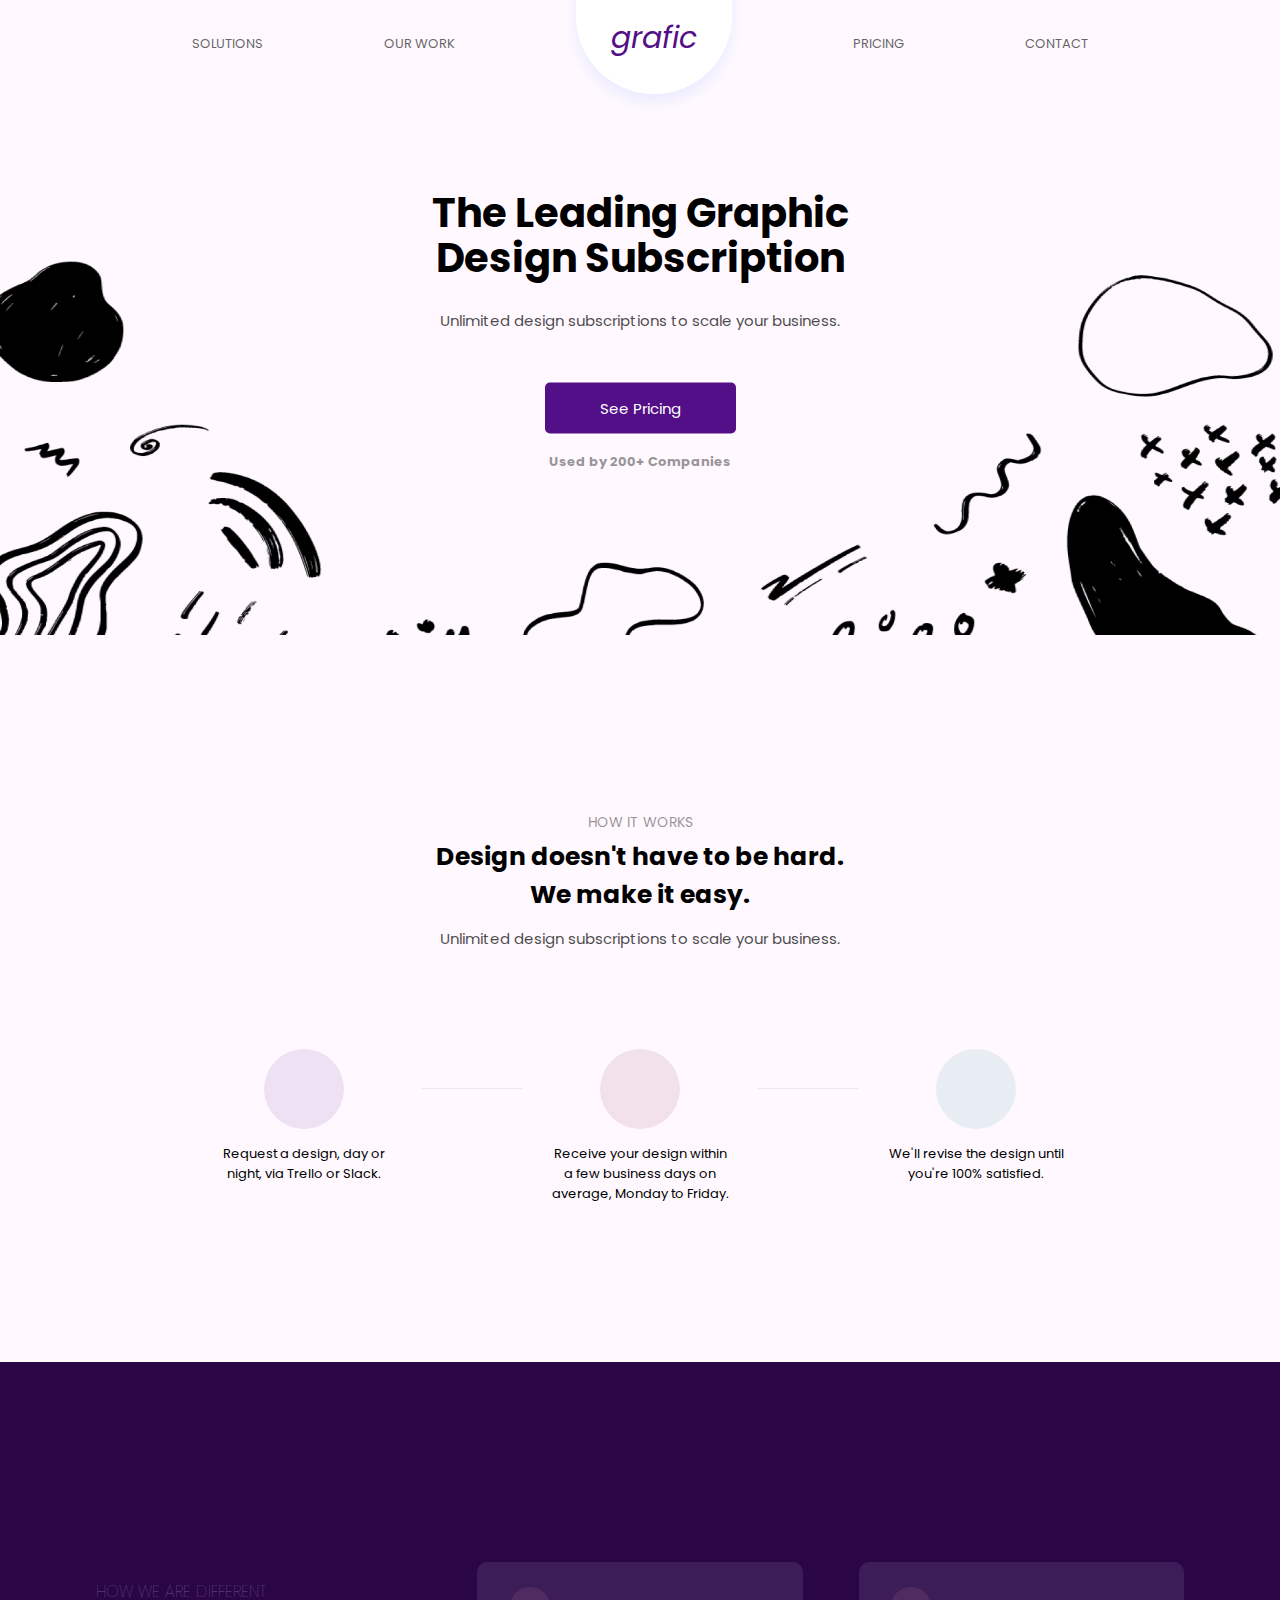
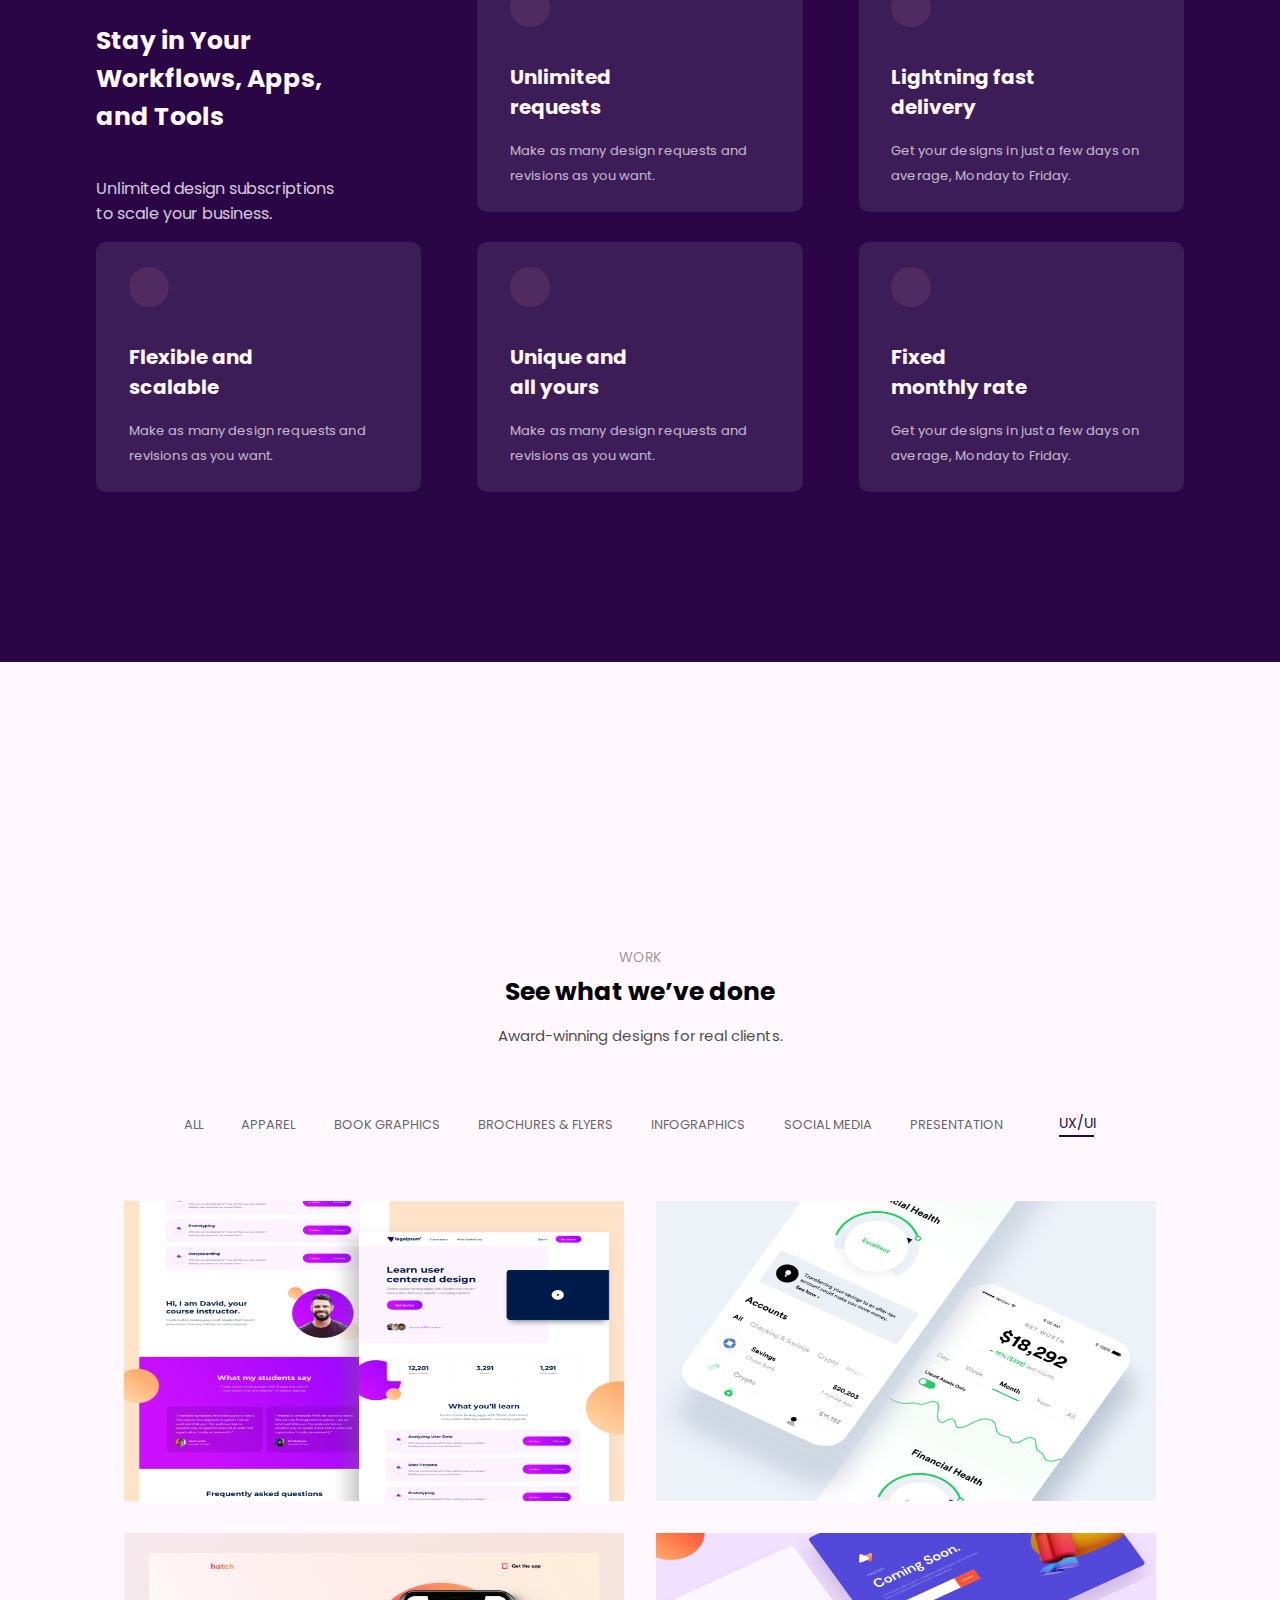
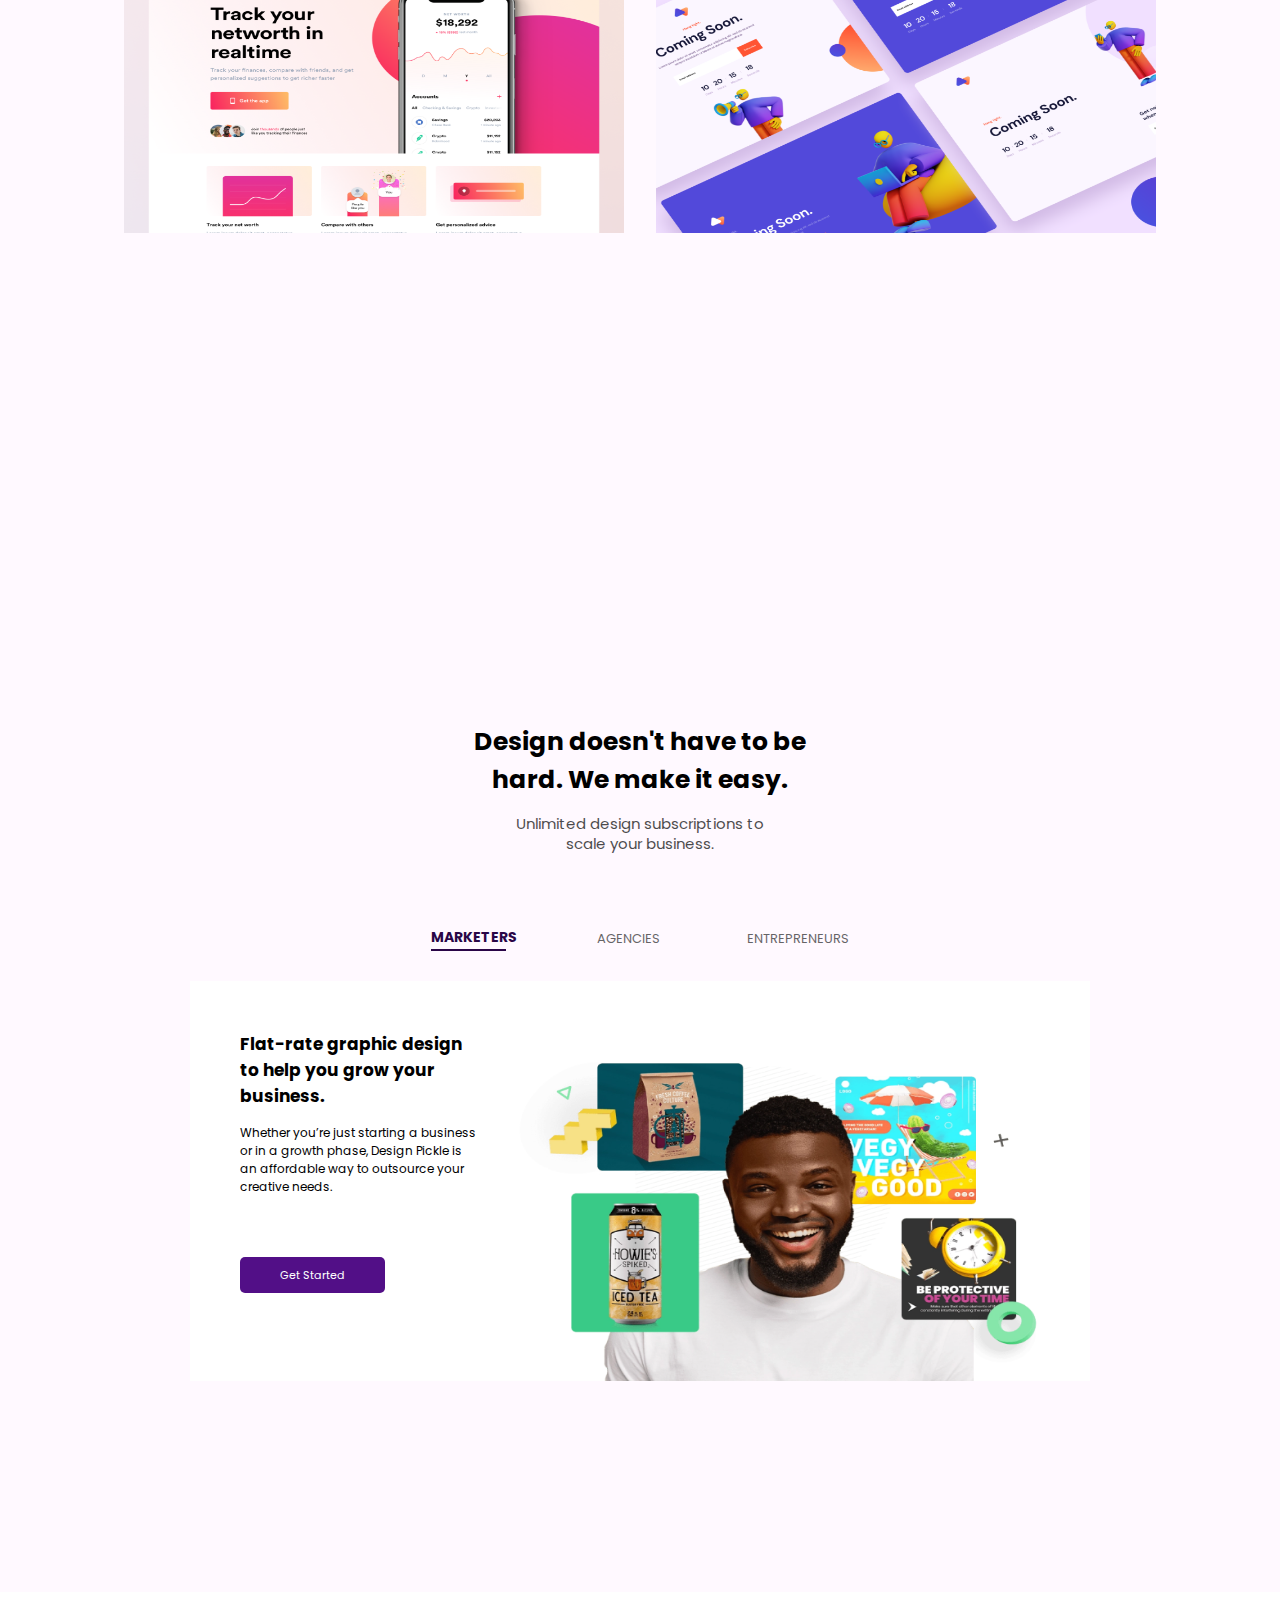
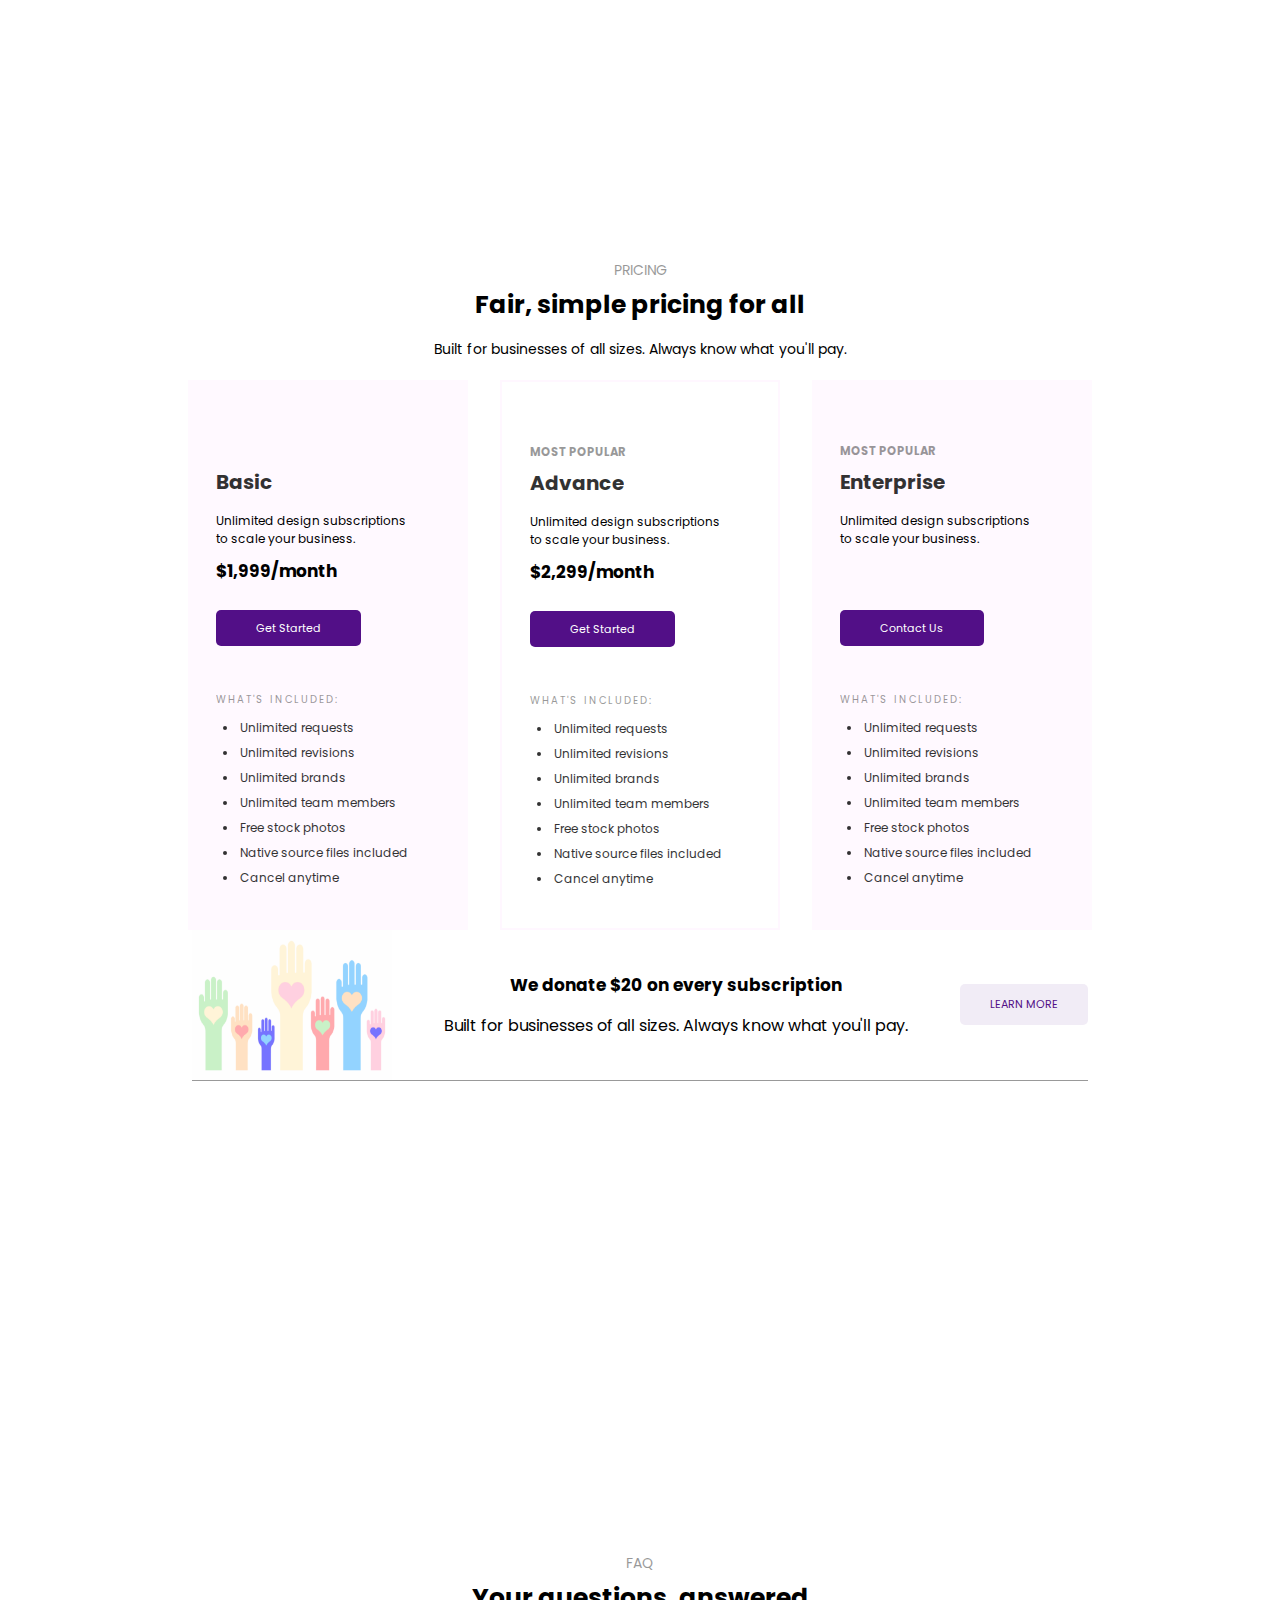
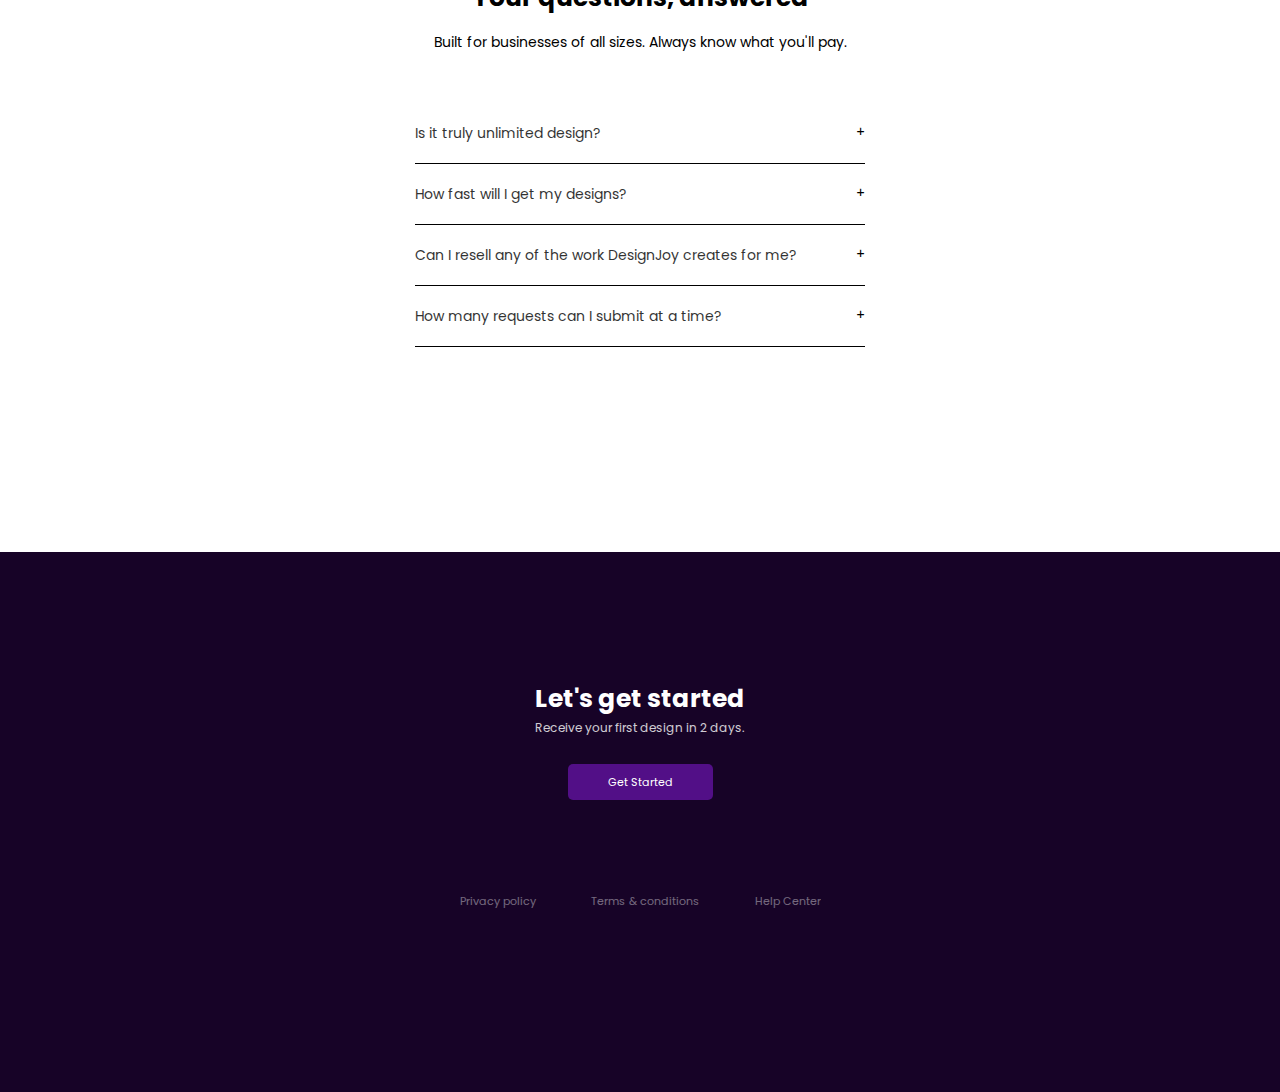
<file: index.html>
<!DOCTYPE html>
<html lang="en">

<head>
    <meta charset="UTF-8">
    <meta http-equiv="X-UA-Compatible" content="IE=edge">
    <meta name="viewport" content="width=device-width, initial-scale=1.0">
    <title>DASS</title>
    <link rel="stylesheet" href="daas.css">

</head>

<body>
    <header>
        <div class="navbar">
            <ul>
                <li><a href="solutions.css">SOLUTIONS</a></li>
                <li><a href="ourwork.css">OUR WORK</a></li>
                <li>
                    <div class="logo">grafic</div>
                </li>
                <li><a href="pricing.css">PRICING</a></li>
                <li><a href="contact.css">CONTACT</a></li>
            </ul>
        </div>
    </header>
    <main>
        <div class="section1">

            <div class="subscribe">
                <p>The Leading Graphic Design Subscription</p>
                <span>Unlimited design subscriptions to scale your business.</span>
                <div class="btn1">
                    <a href="#price"> See Pricing</a>
                    <p>Used by 200+ Companies</p>
                </div>
            </div>
            <img src="grafiti.png" alt="">
        </div>
        <div class="section2">

            <div class="work">
                <span>HOW IT WORKS</span>
                <p class="design">Design doesn't have to be hard. We make it easy.</p>
                <p class="design1">Unlimited design subscriptions to scale your business.</h5>
            </div>
            <div class="circles">
                <div class="circle1">
                    <div class="circle2"></div>
                    <div class="desc">
                        <p>Request a design, day or night, via Trello or Slack.</p>
                    </div>
                </div>
                <div class="divider">

                    <img src="Line 1.png" alt="">
                </div>

                <div class="circle1">
                    <div class="circle2 pink"></div>
                    <div class="desc">
                        <p>Receive your design within a few business days on average, Monday to Friday.</p>
                    </div>
                </div>
                <div class="divider">

                    <img src="Line 1.png" alt="">
                </div>

                <div class="circle1">
                    <div class="circle2 blue"></div>
                    <div class="desc">
                        <p>We'll revise the design until you're 100% satisfied.</p>
                    </div>
                </div>
            </div>
        </div>
        <div class="section3">
            <div class="flows">
                <div class="flow1">

                    <div class="descy1">
                        <div class="descy">
                            <span>HOW WE ARE DIFFERENT</span>
                            <p class="design">Stay in Your Workflows, Apps, and Tools</p>
                            <p class="design1">Unlimited design subscriptions to scale your business.</p>
                        </div>
                    </div>

                    <div class="flowdesc1">
                        <div class="flowdesc2">
                            <div class="descircle"></div>
                            <div>
                                <p>Unlimited requests</p>
                                <span>Make as many design requests and revisions as you want.</span>
                            </div>
                        </div>
                    </div>

                    <div class="flowdesc1">
                        <div class="flowdesc2">
                            <div class="descircle"></div>
                            <div>
                                <p>Lightning fast delivery</p>
                                <span>Get your designs in just a few days on average, Monday to Friday.</span>
                            </div>
                        </div>
                    </div>
                </div>
                <div class="flow1">
                    <div class="flowdesc1">
                        <div class="flowdesc2">
                            <div class="descircle"></div>
                            <div>
                                <p>Flexible and scalable</p>
                                <span>Make as many design requests and revisions as you want.</span>
                            </div>
                        </div>
                    </div>

                    <div class="flowdesc1">
                        <div class="flowdesc2">
                            <div class="descircle"></div>
                            <div>
                                <p>Unique and <br>all yours</p>
                                <span>Make as many design requests and revisions as you want.</span>
                            </div>
                        </div>
                    </div>

                    <div class="flowdesc1">
                        <div class="flowdesc2">
                            <div class="descircle"></div>
                            <div>
                                <p>Fixed <br>monthly rate</p>
                                <span>Get your designs in just a few days on average, Monday to Friday.</span>
                            </div>
                        </div>
                    </div>
                </div>
            </div>

        </div>
        </div>
        <div class="section4">
            <div class="work">
                <span>WORK</span>
                <p class="design">See what we’ve done</p>
                <p class="design2">Award-winning designs for real clients.</h5>
            </div>

            <div class="navs">
                <div class="navsbar">
                    <ul class="navsbarul">
                        <li><a href="all.css">ALL</a></li>
                        <li><a href="apparel.css">APPAREL</a></li>
                        <li><a href="book.css">BOOK GRAPHICS</a></li>
                        <li><a href="brochures.css">BROCHURES & FLYERS</a></li>
                        <li><a href="info.css">INFOGRAPHICS</a></li>
                        <li><a href="social.css">SOCIAL MEDIA</a></li>
                        <li><a href="presentation.css">PRESENTATION</a></li>


                    </ul>
                </div>

                <div class="uixblack">

                    <div class="black"><a href="contact.css">UX/UI</a>
                        <div class="uix"></div>
                    </div>

                </div>

            </div>

            <div class="picsections">
                <div class="picsection">
                    <img src="image 2.png" alt="">
                    <img src="image 3.png" alt="">
                </div>
                <div class="picsection">
                    <img src="image 4.png" alt="">
                    <img src="image 5.png" alt="">
                </div>
            </div>

        </div>

        <div class="section5">
            <div class="subsection5">
                <div class="work">
                    <!-- <span>WORK</span> -->
                    <p class="design">Design doesn't have to be<br> hard. We make it easy.
                    </p>
                    <p class="design2">Unlimited design subscriptions to <br>scale your business.

                </div>

                <div class="navsbar1">
                    <div class="uixblack1">

                        <div class="black"><a href="contact.css">MARKETERS</a>
                            <div class="uix1"></div>
                        </div>

                    </div>
                    <ul class="navsbar1ul">

                        <li><a href="all.css">AGENCIES</a></li>
                        <li><a href="apparel.css">ENTREPRENEURS</a></li>
                    </ul>
                </div>

                <div class="flat">
                    <div class="flat1">
                        <div class="work">
                            <!-- <span>WORK</span> -->
                            <p class="flats">Flat-rate graphic design to help you grow your business.
                            </p>
                            <p class="flats1">Whether you’re just starting a business or in a growth phase, Design
                                Pickle is an affordable way to outsource your creative needs.</p>

                        </div>
                        <div class="btn2">
                            <a href="GetStarted.html"> Get Started</a>
                        </div>
                    </div>
                    <div class="flatpic">
                        <img src="image 6.png" alt="">
                    </div>
                </div>
            </div>
        </div>

        <div class="section6">
            <div class="subsection6">
                <div class="work">
                    <span id="price">PRICING</span>
                    <p class="design">Fair, simple pricing for all
                    </p>
                    <p class="designblack">Built for businesses of all sizes. Always know what you'll pay.</p>

                </div>

                <div class="fair">
                    <div class="basic">
                        <div class="basics">
                            <div class="works">
                                <div><span style="color: #fff9ff;">PRICING</span></div>
                                <p class="basic1">Basic</p>
                                <p class="flats2">Unlimited design subscriptions to scale your business.</p>
                                <p class="flats">$1,999/month</p>
                            </div>

                            <div class="btn2">
                                <a href="GetStarted.html"> Get Started</a>
                            </div>
                            <div class="order">
                                <span>What's included:</span>
                                <ul>
                                    <li>Unlimited requests</li>
                                    <li>Unlimited revisions</li>
                                    <li>Unlimited brands</li>
                                    <li>Unlimited team members</li>
                                    <li>Free stock photos</li>
                                    <li>Native source files included</li>
                                    <li>Cancel anytime</li>
                                </ul>
                            </div>
                        </div>
                    </div>
                    <div class="basics1">
                        <div class="basics">
                            <div class="works">
                                <span>MOST POPULAR</span>
                                <p class="basic1">Advance</p>
                                <p class="flats2">Unlimited design subscriptions to scale your business.</p>
                                <p class="flats">$2,299/month</p>
                            </div>

                            <div class="btn2">
                                <a href="GetStarted.html"> Get Started</a>
                            </div>
                            <div class="order">
                                <span>What's included:</span>
                                <ul>
                                    <li>Unlimited requests</li>
                                    <li>Unlimited revisions</li>
                                    <li>Unlimited brands</li>
                                    <li>Unlimited team members</li>
                                    <li>Free stock photos</li>
                                    <li>Native source files included</li>
                                    <li>Cancel anytime</li>
                                </ul>
                            </div>
                        </div>
                    </div>
                    <div class="basic">
                        <div class="basics">
                            <div class="works">
                                <span>MOST POPULAR</span>
                                <p class="basic1">Enterprise</p>
                                <p class="flats2">Unlimited design subscriptions to scale your business.</p>
                                <p class="flats" style="color: #fff9ff;">$1,999/month</p>
                            </div>

                            <div class="btn2">
                                <a href="GetStarted"> Contact Us</a>
                            </div>
                            <div class="order">
                                <span>What's included:</span>
                                <ul>
                                    <li>Unlimited requests</li>
                                    <li>Unlimited revisions</li>
                                    <li>Unlimited brands</li>
                                    <li>Unlimited team members</li>
                                    <li>Free stock photos</li>
                                    <li>Native source files included</li>
                                    <li>Cancel anytime</li>
                                </ul>
                            </div>
                        </div>
                    </div>
                </div>
            </div>

            <div class="donate">
                <div class="hands"><img src="image 8.png" alt=""></div>
                <div class="don">
                    <p class="flats" style="text-align: left;">We donate $20 on every subscription</p> 
                    <span>Built for businesses of all sizes. Always know what you'll pay.</span>
                </div>

                <div class="btn3">
                    <a href="GetStarted"> LEARN MORE</a>
                </div>
            </div>
        </div> 
        <div class="section7">
            <div class="subsection7">
                <div class="work">
                    <span>FAQ</span>
                    <p class="design">Your questions, answered
                    </p>
                    <p class="designblack">Built for businesses of all sizes. Always know what you'll pay.</p>

                </div>
                <div class="quest">
                    <div class="quest1">
                        <p>Is it truly unlimited design?</p>
                        <button>+</button>
                    </div>
                    <div class="quest1">
                        <p>How fast will I get my designs?</p>
                        <button>+</button>
                    </div>
                    <div class="quest1">
                        <p>Can I resell any of the work DesignJoy creates for me?</p>
                        <button>+</button>
                    </div>
                    <div class="quest1">
                        <p>How many requests can I submit at a time?</p>
                        <button>+</button>
                    </div>
                </div>
            </div>
        </div>   
        <div class="get"  >
           <div class="gets">
            <div class="get1">
                <!-- <span>FAQ</span> -->
                <span>Let's get started</span>
                
                <p>Receive your first design in 2 days.</p>

            </div>
            <div class="btn2">
                <a href="GetStarted.html"> Get Started</a>
            </div>
            <div class="get2">
                <ul>
                    <li><a href="privacypolicy"></a>Privacy policy</li>
                    <li><a href="Terms&conditions"></a>Terms & conditions</li>
                    <li><a href="HelpCenter"></a>Help Center</li>
                </ul>
            </div>
           </div>
        </div>
    </main>
</body>

</html>
</file>
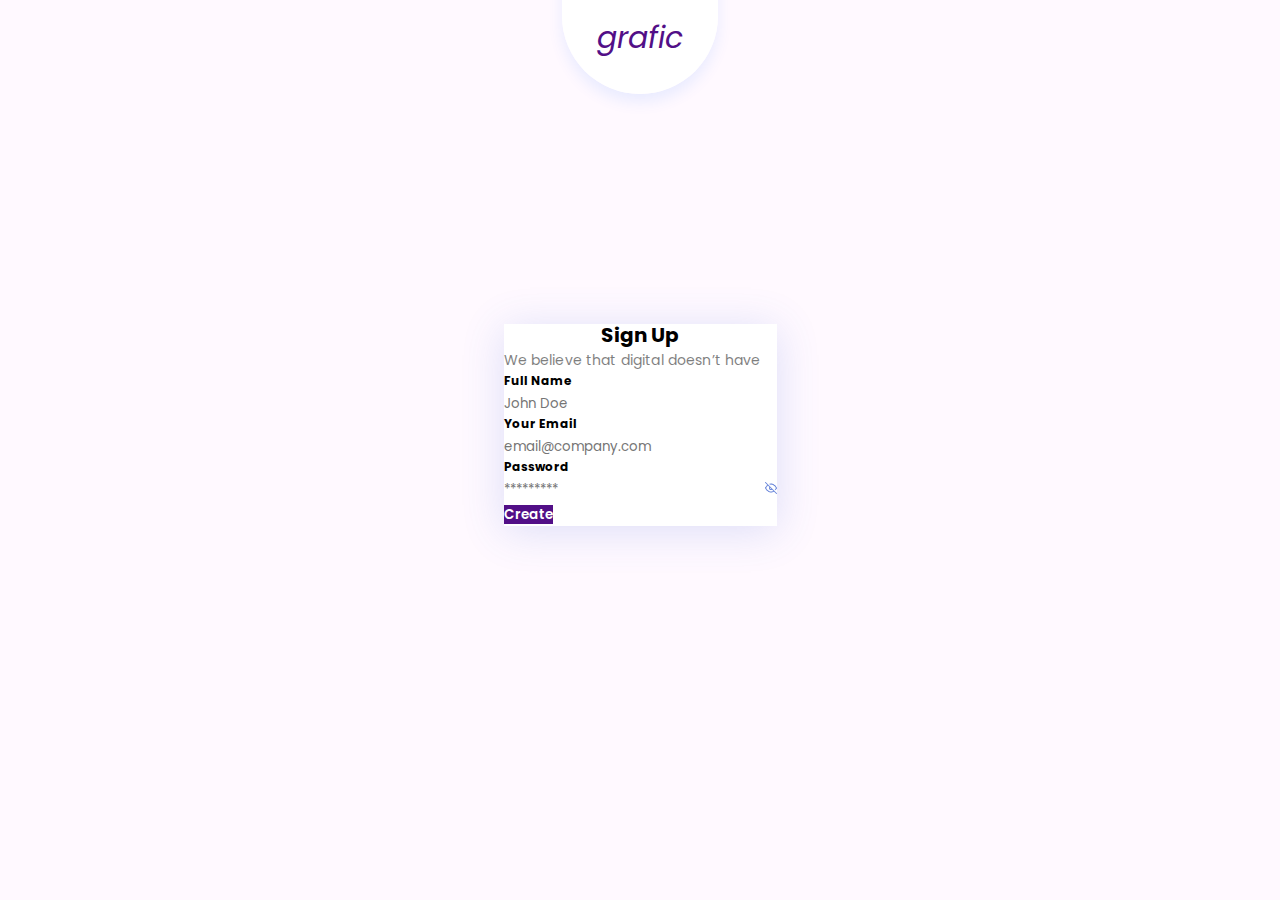
<file: create.html>
<!DOCTYPE html>
<html lang="en">
<head>
    <meta charset="UTF-8">
    <meta http-equiv="X-UA-Compatible" content="IE=edge">
    <meta name="viewport" content="width=device-width, initial-scale=1.0">
    <title>Login</title>
    <link rel="stylesheet" href="getstarted.css">
</head>
<body>
    <header>
        <div class="navbar">
            <ul>
                <li>
                    <div class="logo">grafic</div>
                </li>
            </ul>
        </div>
    </header>
    <main>
        <div class="login">
            <div class="loginbox">
                <div class="invite">
                    <p>Sign Up</p>
                    <span>We believe that digital doesn’t have</span>
                </div>
                <div class="infobox">
                    <form action="name">
                        <label for="">Full Name</label>
                        <div class="input">
                            <input type="text" name="" id="" placeholder="John Doe">
                        </div>
                    </form>
                    <form action="name">
                        <label for="">Your Email</label>
                        <div class="input">
                            <input type="email" name="" id="" placeholder="email@company.com">
                        </div>
                    </form>

                    <form action="name">
                        <label for="">Password</label>
                        <div class="input">
                            <input type="password" name="" id="" placeholder="*********">
                            <button><img src="Mask.png" alt=""></button>
                        </div>
                    </form>
                </div>
                <div class="loginbtn">
                    <a href="login">Create</a>
                </div>
            </div>
        </div>
        
    </main>
</body>
</html>
</file>
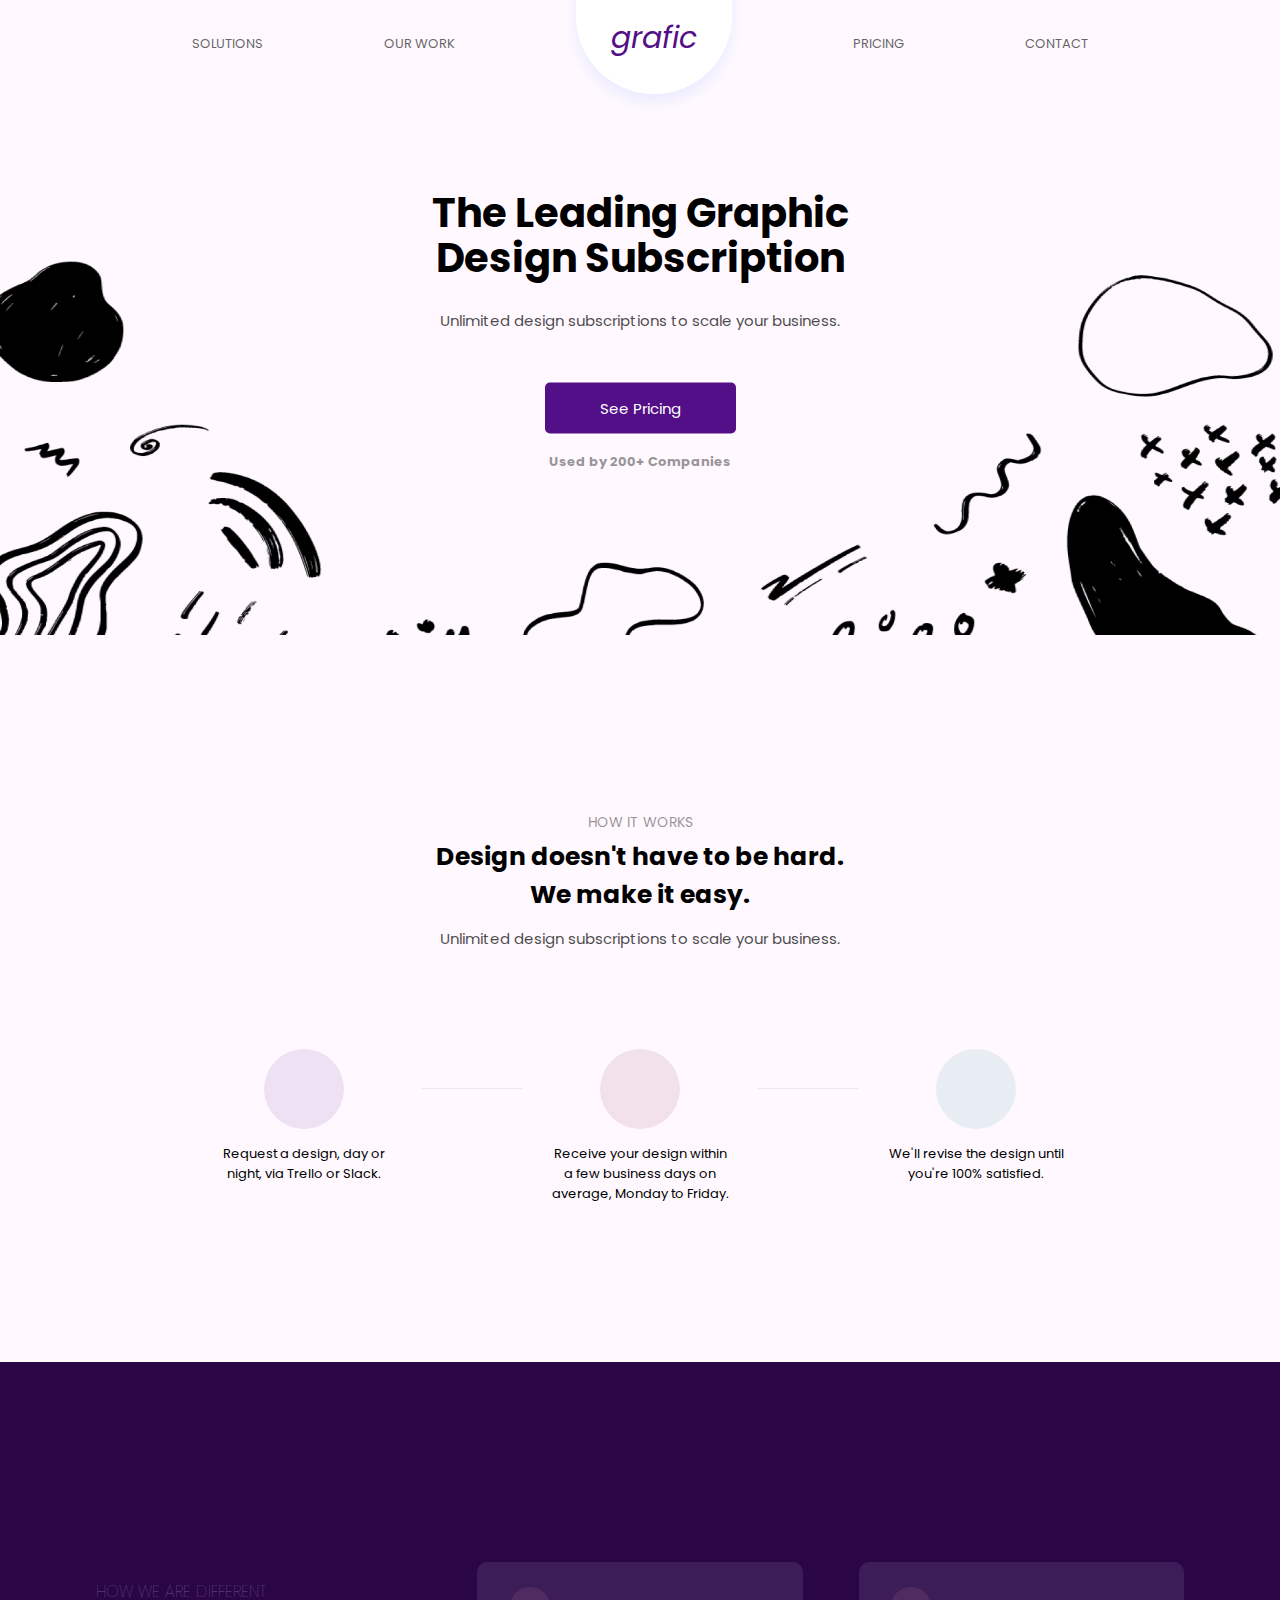
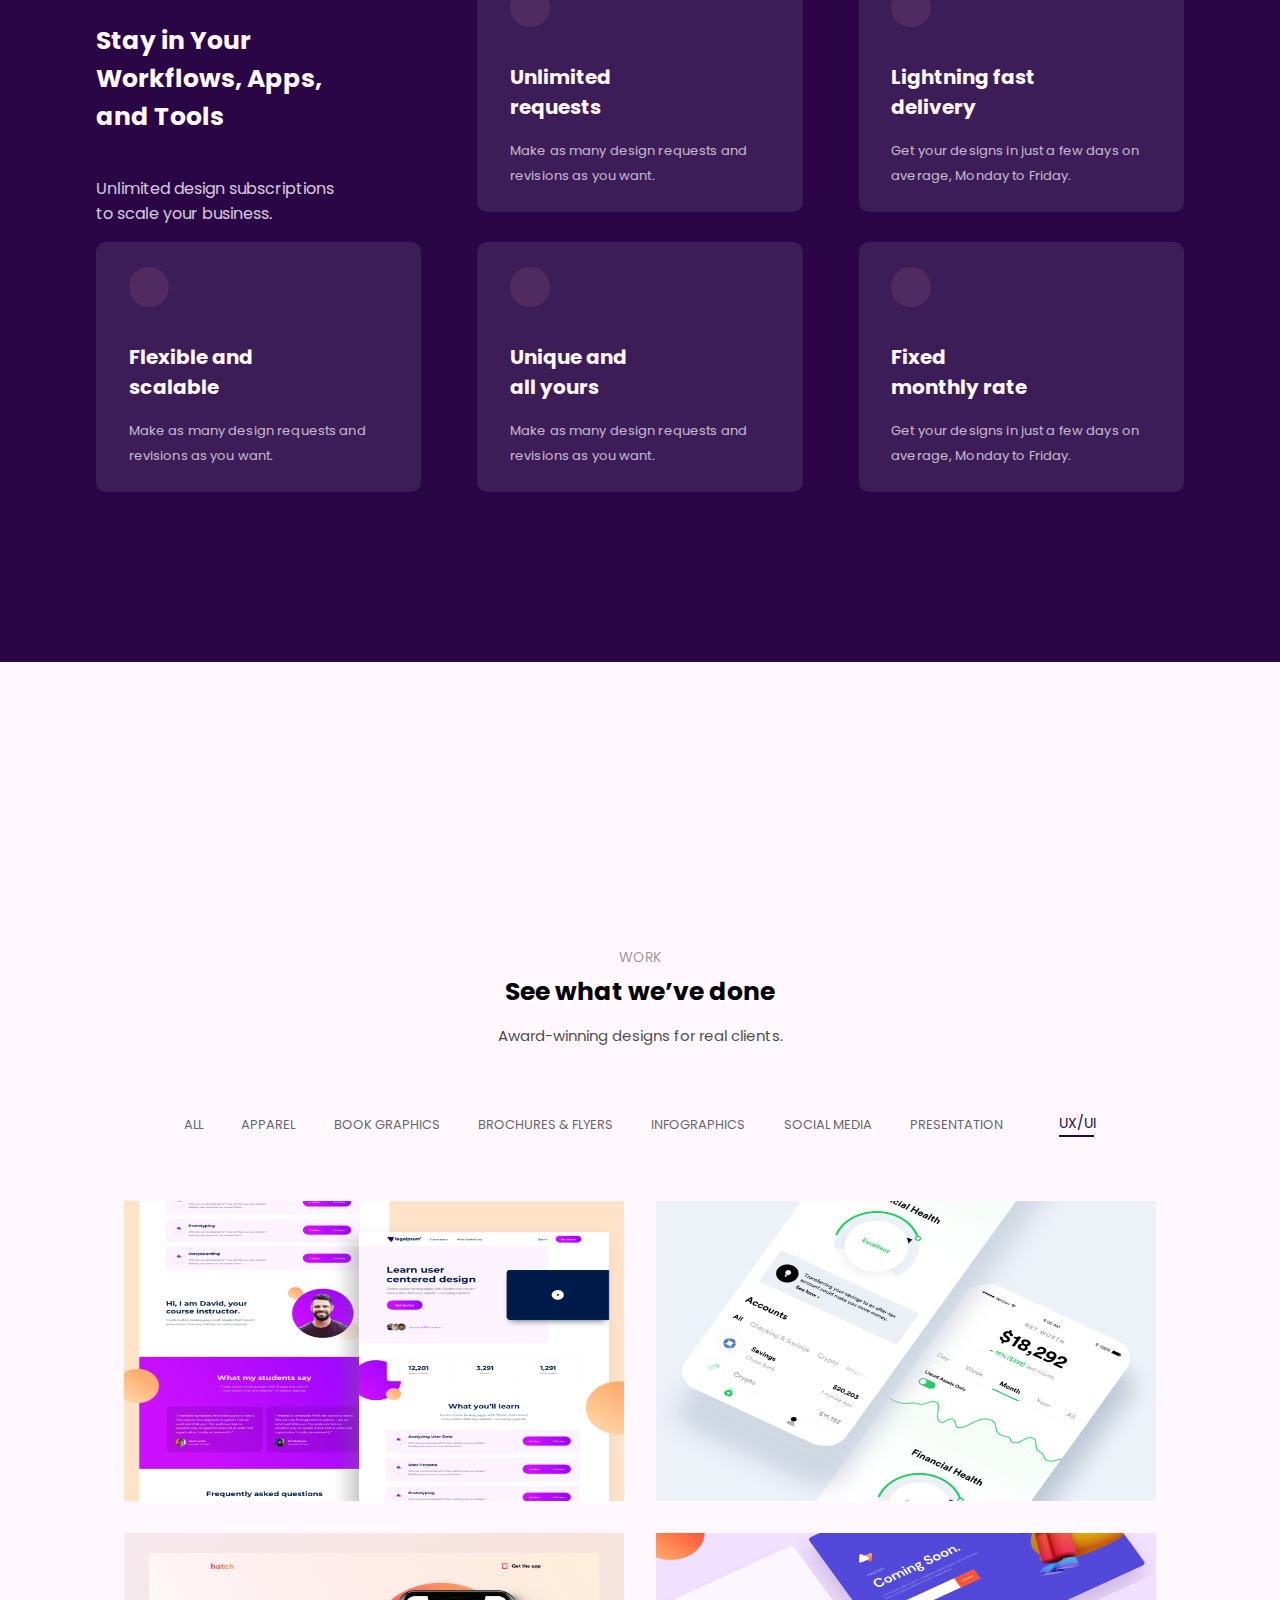
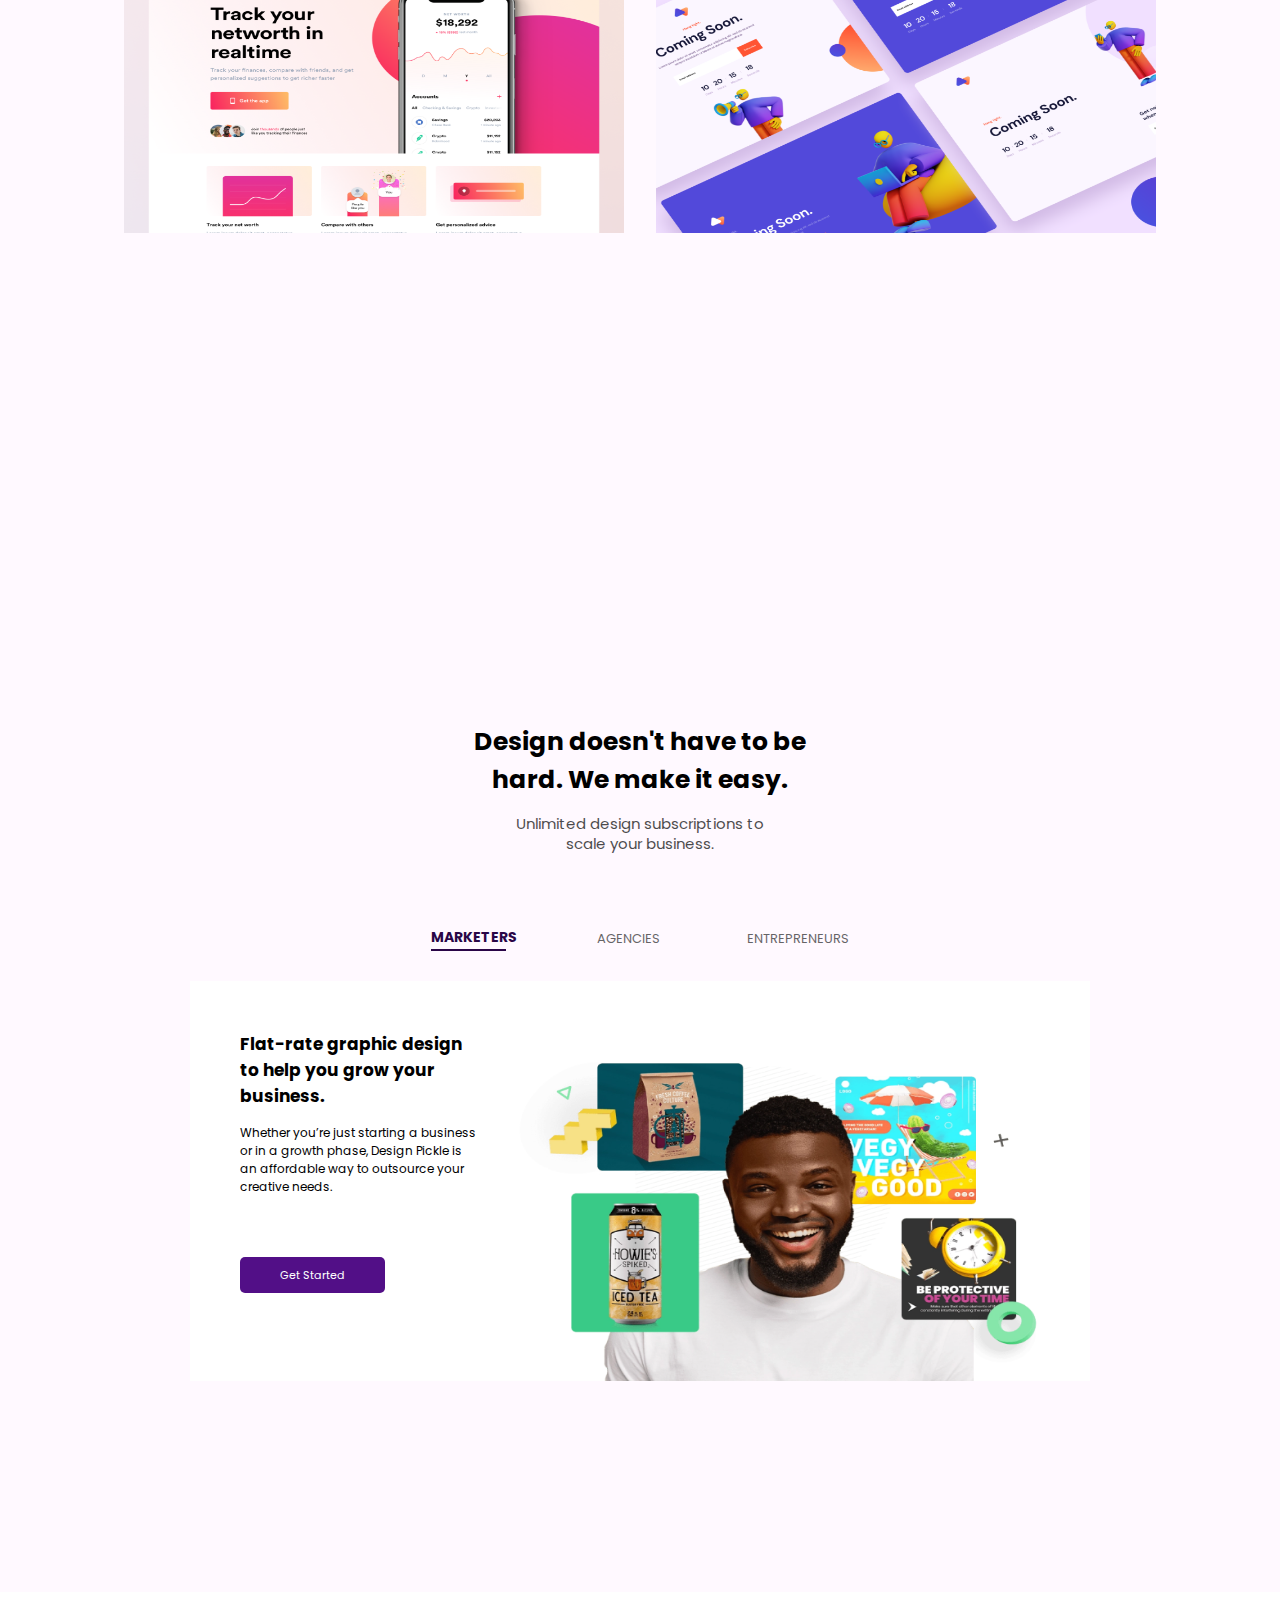
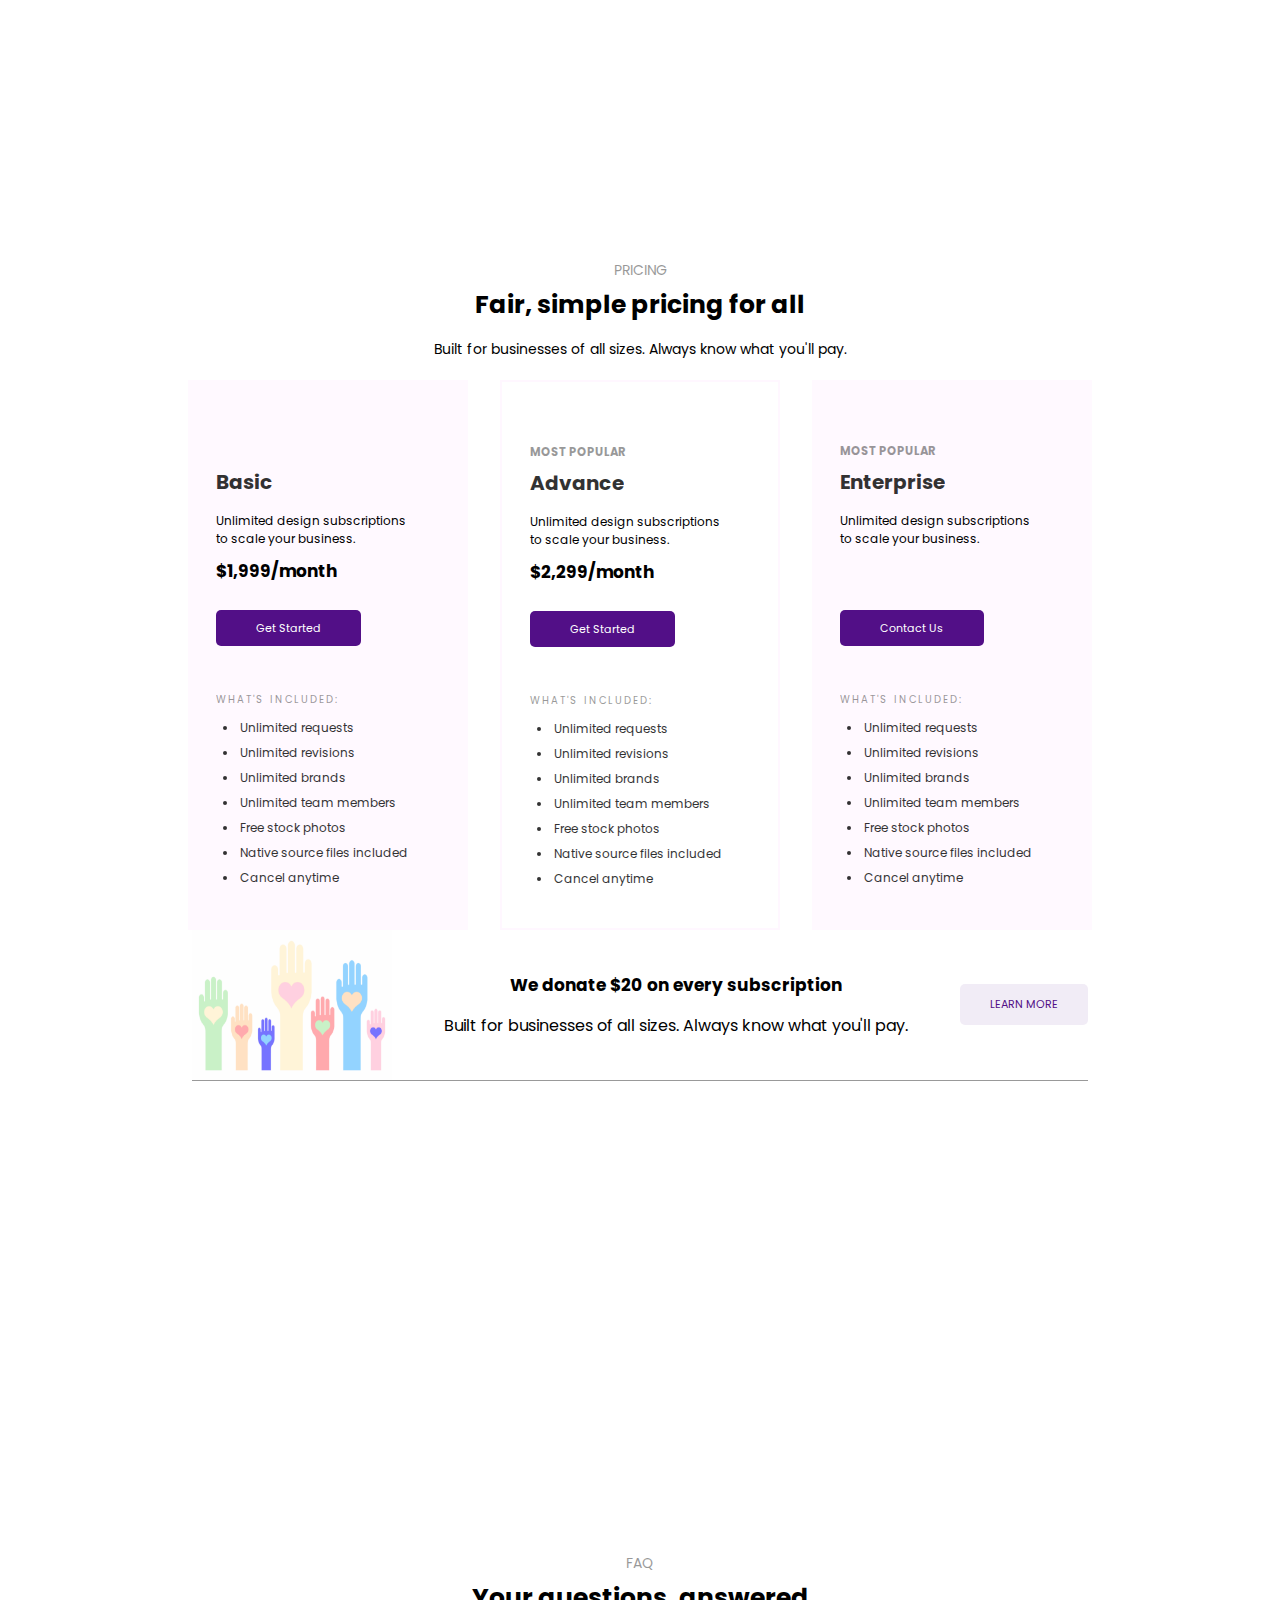
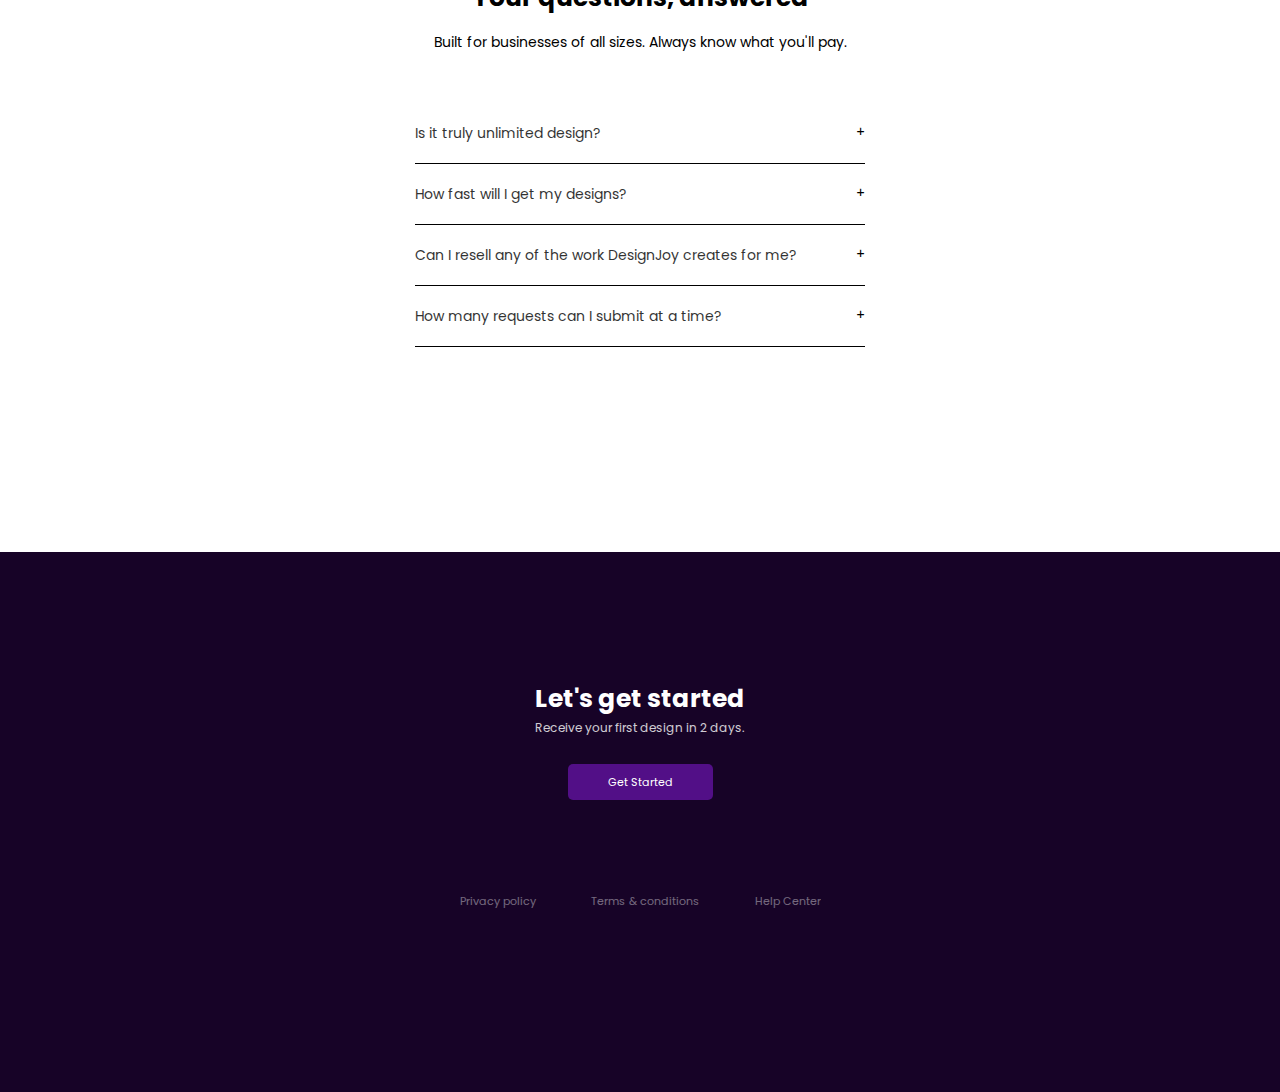
<file: daas.html>
<!DOCTYPE html>
<html lang="en">

<head>
    <meta charset="UTF-8">
    <meta http-equiv="X-UA-Compatible" content="IE=edge">
    <meta name="viewport" content="width=device-width, initial-scale=1.0">
    <title>DASS</title>
    <link rel="stylesheet" href="daas.css">

</head>

<body>
    <header>
        <div class="navbar">
            <ul>
                <li><a href="solutions.css">SOLUTIONS</a></li>
                <li><a href="ourwork.css">OUR WORK</a></li>
                <li>
                    <div class="logo">grafic</div>
                </li>
                <li><a href="pricing.css">PRICING</a></li>
                <li><a href="contact.css">CONTACT</a></li>
            </ul>
        </div>
    </header>
    <main>
        <div class="section1">

            <div class="subscribe">
                <p>The Leading Graphic Design Subscription</p>
                <span>Unlimited design subscriptions to scale your business.</span>
                <div class="btn1">
                    <a href="Seepricing"> See Pricing</a>
                    <p>Used by 200+ Companies</p>
                </div>
            </div>
            <img src="grafiti.png" alt="">
        </div>
        <div class="section2">

            <div class="work">
                <span>HOW IT WORKS</span>
                <p class="design">Design doesn't have to be hard. We make it easy.</p>
                <p class="design1">Unlimited design subscriptions to scale your business.</h5>
            </div>
            <div class="circles">
                <div class="circle1">
                    <div class="circle2"></div>
                    <div class="desc">
                        <p>Request a design, day or night, via Trello or Slack.</p>
                    </div>
                </div>
                <div class="divider">

                    <img src="Line 1.png" alt="">
                </div>

                <div class="circle1">
                    <div class="circle2 pink"></div>
                    <div class="desc">
                        <p>Receive your design within a few business days on average, Monday to Friday.</p>
                    </div>
                </div>
                <div class="divider">

                    <img src="Line 1.png" alt="">
                </div>

                <div class="circle1">
                    <div class="circle2 blue"></div>
                    <div class="desc">
                        <p>We'll revise the design until you're 100% satisfied.</p>
                    </div>
                </div>
            </div>
        </div>
        <div class="section3">
            <div class="flows">
                <div class="flow1">

                    <div class="descy1">
                        <div class="descy">
                            <span>HOW WE ARE DIFFERENT</span>
                            <p class="design">Stay in Your Workflows, Apps, and Tools</p>
                            <p class="design1">Unlimited design subscriptions to scale your business.</p>
                        </div>
                    </div>

                    <div class="flowdesc1">
                        <div class="flowdesc2">
                            <div class="descircle"></div>
                            <div>
                                <p>Unlimited requests</p>
                                <span>Make as many design requests and revisions as you want.</span>
                            </div>
                        </div>
                    </div>

                    <div class="flowdesc1">
                        <div class="flowdesc2">
                            <div class="descircle"></div>
                            <div>
                                <p>Lightning fast delivery</p>
                                <span>Get your designs in just a few days on average, Monday to Friday.</span>
                            </div>
                        </div>
                    </div>
                </div>
                <div class="flow1">
                    <div class="flowdesc1">
                        <div class="flowdesc2">
                            <div class="descircle"></div>
                            <div>
                                <p>Flexible and scalable</p>
                                <span>Make as many design requests and revisions as you want.</span>
                            </div>
                        </div>
                    </div>

                    <div class="flowdesc1">
                        <div class="flowdesc2">
                            <div class="descircle"></div>
                            <div>
                                <p>Unique and <br>all yours</p>
                                <span>Make as many design requests and revisions as you want.</span>
                            </div>
                        </div>
                    </div>

                    <div class="flowdesc1">
                        <div class="flowdesc2">
                            <div class="descircle"></div>
                            <div>
                                <p>Fixed <br>monthly rate</p>
                                <span>Get your designs in just a few days on average, Monday to Friday.</span>
                            </div>
                        </div>
                    </div>
                </div>
            </div>

        </div>
        </div>
        <div class="section4">
            <div class="work">
                <span>WORK</span>
                <p class="design">See what we’ve done</p>
                <p class="design2">Award-winning designs for real clients.</h5>
            </div>

            <div class="navs">
                <div class="navsbar">
                    <ul class="navsbarul">
                        <li><a href="all.css">ALL</a></li>
                        <li><a href="apparel.css">APPAREL</a></li>
                        <li><a href="book.css">BOOK GRAPHICS</a></li>
                        <li><a href="brochures.css">BROCHURES & FLYERS</a></li>
                        <li><a href="info.css">INFOGRAPHICS</a></li>
                        <li><a href="social.css">SOCIAL MEDIA</a></li>
                        <li><a href="presentation.css">PRESENTATION</a></li>


                    </ul>
                </div>

                <div class="uixblack">

                    <div class="black"><a href="contact.css">UX/UI</a>
                        <div class="uix"></div>
                    </div>

                </div>

            </div>

            <div class="picsections">
                <div class="picsection">
                    <img src="image 2.png" alt="">
                    <img src="image 3.png" alt="">
                </div>
                <div class="picsection">
                    <img src="image 4.png" alt="">
                    <img src="image 5.png" alt="">
                </div>
            </div>

        </div>

        <div class="section5">
            <div class="subsection5">
                <div class="work">
                    <!-- <span>WORK</span> -->
                    <p class="design">Design doesn't have to be<br> hard. We make it easy.
                    </p>
                    <p class="design2">Unlimited design subscriptions to <br>scale your business.

                </div>

                <div class="navsbar1">
                    <div class="uixblack1">

                        <div class="black"><a href="contact.css">MARKETERS</a>
                            <div class="uix1"></div>
                        </div>

                    </div>
                    <ul class="navsbar1ul">

                        <li><a href="all.css">AGENCIES</a></li>
                        <li><a href="apparel.css">ENTREPRENEURS</a></li>
                    </ul>
                </div>

                <div class="flat">
                    <div class="flat1">
                        <div class="work">
                            <!-- <span>WORK</span> -->
                            <p class="flats">Flat-rate graphic design to help you grow your business.
                            </p>
                            <p class="flats1">Whether you’re just starting a business or in a growth phase, Design
                                Pickle is an affordable way to outsource your creative needs.</p>

                        </div>
                        <div class="btn2">
                            <a href="GetStarted"> Get Started</a>
                        </div>
                    </div>
                    <div class="flatpic">
                        <img src="image 6.png" alt="">
                    </div>
                </div>
            </div>
        </div>

        <div class="section6">
            <div class="subsection6">
                <div class="work">
                    <span>PRICING</span>
                    <p class="design">Fair, simple pricing for all
                    </p>
                    <p class="designblack">Built for businesses of all sizes. Always know what you'll pay.</p>

                </div>

                <div class="fair">
                    <div class="basic">
                        <div class="basics">
                            <div class="works">
                                <div><span style="color: #fff9ff;">PRICING</span></div>
                                <p class="basic1">Basic</p>
                                <p class="flats2">Unlimited design subscriptions to scale your business.</p>
                                <p class="flats">$1,999/month</p>
                            </div>

                            <div class="btn2">
                                <a href="GetStarted"> Get Started</a>
                            </div>
                            <div class="order">
                                <span>What's included:</span>
                                <ul>
                                    <li>Unlimited requests</li>
                                    <li>Unlimited revisions</li>
                                    <li>Unlimited brands</li>
                                    <li>Unlimited team members</li>
                                    <li>Free stock photos</li>
                                    <li>Native source files included</li>
                                    <li>Cancel anytime</li>
                                </ul>
                            </div>
                        </div>
                    </div>
                    <div class="basics1">
                        <div class="basics">
                            <div class="works">
                                <span>MOST POPULAR</span>
                                <p class="basic1">Advance</p>
                                <p class="flats2">Unlimited design subscriptions to scale your business.</p>
                                <p class="flats">$2,299/month</p>
                            </div>

                            <div class="btn2">
                                <a href="GetStarted"> Get Started</a>
                            </div>
                            <div class="order">
                                <span>What's included:</span>
                                <ul>
                                    <li>Unlimited requests</li>
                                    <li>Unlimited revisions</li>
                                    <li>Unlimited brands</li>
                                    <li>Unlimited team members</li>
                                    <li>Free stock photos</li>
                                    <li>Native source files included</li>
                                    <li>Cancel anytime</li>
                                </ul>
                            </div>
                        </div>
                    </div>
                    <div class="basic">
                        <div class="basics">
                            <div class="works">
                                <span>MOST POPULAR</span>
                                <p class="basic1">Enterprise</p>
                                <p class="flats2">Unlimited design subscriptions to scale your business.</p>
                                <p class="flats" style="color: #fff9ff;">$1,999/month</p>
                            </div>

                            <div class="btn2">
                                <a href="GetStarted"> Contact Us</a>
                            </div>
                            <div class="order">
                                <span>What's included:</span>
                                <ul>
                                    <li>Unlimited requests</li>
                                    <li>Unlimited revisions</li>
                                    <li>Unlimited brands</li>
                                    <li>Unlimited team members</li>
                                    <li>Free stock photos</li>
                                    <li>Native source files included</li>
                                    <li>Cancel anytime</li>
                                </ul>
                            </div>
                        </div>
                    </div>
                </div>
            </div>

            <div class="donate">
                <div class="hands"><img src="image 8.png" alt=""></div>
                <div class="don">
                    <p class="flats" style="text-align: left;">We donate $20 on every subscription</p> 
                    <span>Built for businesses of all sizes. Always know what you'll pay.</span>
                </div>

                <div class="btn3">
                    <a href="GetStarted"> LEARN MORE</a>
                </div>
            </div>
        </div> 
        <div class="section7">
            <div class="subsection7">
                <div class="work">
                    <span>FAQ</span>
                    <p class="design">Your questions, answered
                    </p>
                    <p class="designblack">Built for businesses of all sizes. Always know what you'll pay.</p>

                </div>
                <div class="quest">
                    <div class="quest1">
                        <p>Is it truly unlimited design?</p>
                        <button>+</button>
                    </div>
                    <div class="quest1">
                        <p>How fast will I get my designs?</p>
                        <button>+</button>
                    </div>
                    <div class="quest1">
                        <p>Can I resell any of the work DesignJoy creates for me?</p>
                        <button>+</button>
                    </div>
                    <div class="quest1">
                        <p>How many requests can I submit at a time?</p>
                        <button>+</button>
                    </div>
                </div>
            </div>
        </div>   
        <div class="get"  >
           <div class="gets">
            <div class="get1">
                <!-- <span>FAQ</span> -->
                <span>Let's get started</span>
                
                <p>Receive your first design in 2 days.</p>

            </div>
            <div class="btn2">
                <a href="GetStarted"> Get Started</a>
            </div>
            <div class="get2">
                <ul>
                    <li><a href="privacypolicy"></a>Privacy policy</li>
                    <li><a href="Terms&conditions"></a>Terms & conditions</li>
                    <li><a href="HelpCenter"></a>Help Center</li>
                </ul>
            </div>
           </div>
        </div>
    </main>
</body>

</html>
</file>
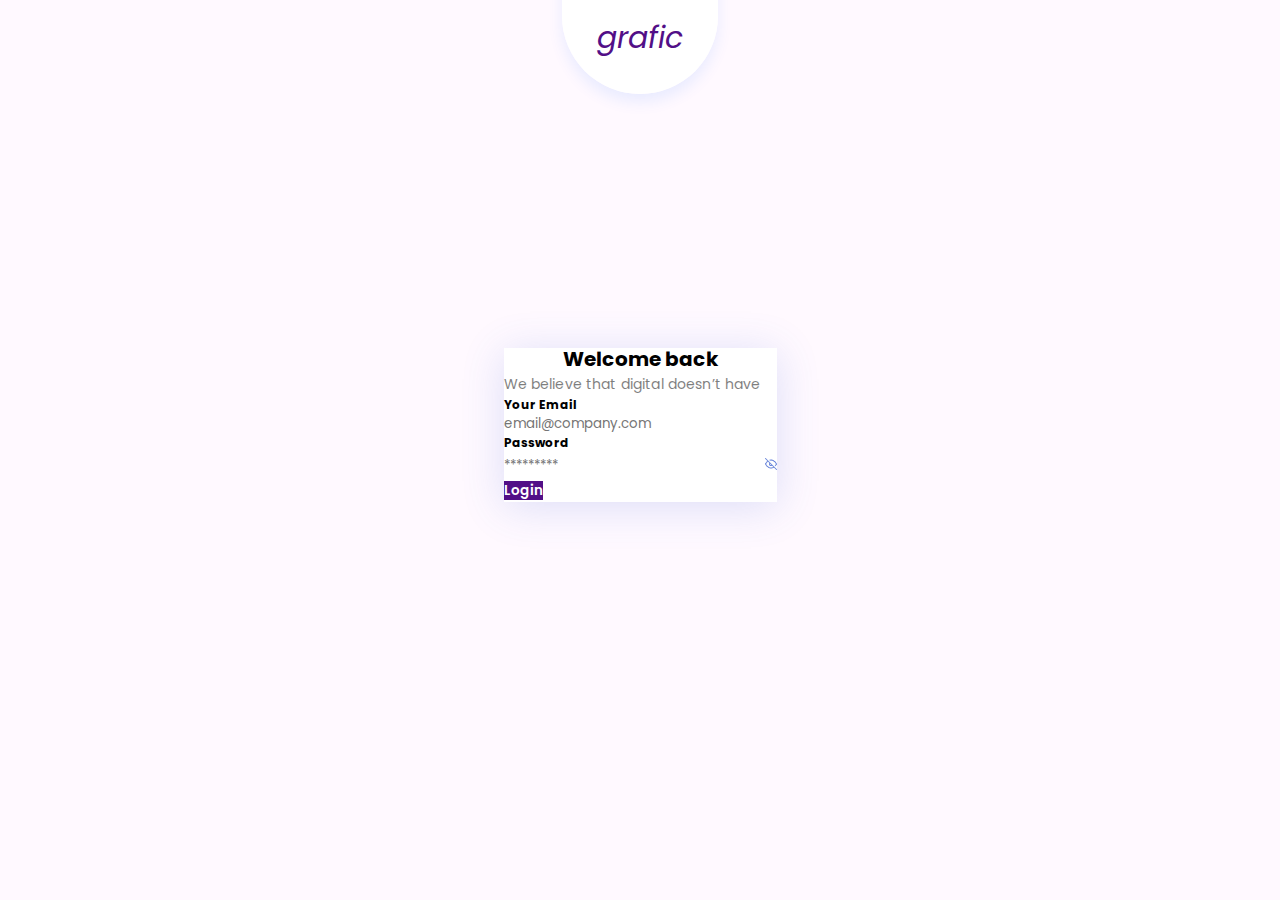
<file: GetStarted.html>
<!DOCTYPE html>
<html lang="en">
<head>
    <meta charset="UTF-8">
    <meta http-equiv="X-UA-Compatible" content="IE=edge">
    <meta name="viewport" content="width=device-width, initial-scale=1.0">
    <title>Login</title>
    <link rel="stylesheet" href="getstarted.css">
</head>
<body>
    <header>
        <div class="navbar">
            <ul>
                <li>
                    <div class="logo">grafic</div>
                </li>
            </ul>
        </div>
    </header>
    <main>
        <div class="login">
            <div class="loginbox">
                <div class="invite">
                    <p>Welcome back</p>
                    <span>We believe that digital doesn’t have</span>
                </div>
                <div class="infobox">
                    <form action="name">
                        <label for="">Your Email</label>
                        <input type="email" name="" id="" placeholder="email@company.com">
                    </form>

                    <form action="name">
                        <label for="">Password</label>
                        <div class="input">
                            <input type="password" name="" id="" placeholder="*********">
                            <button><img src="Mask.png" alt=""></button>
                        </div>
                    </form>
                </div>
                <div class="loginbtn">
                    <a href="login">Login</a>
                </div>
            </div>
        </div>
    </main>
</body>
</html>
</file>
<file: daas.css>
@import url('https://fonts.googleapis.com/css2?family=Poppins:ital,wght@0,100;0,200;0,400;1,100;1,500&family=Roboto:wght@100;300;500&display=swap');
* {
    padding: 0;
    margin: 0;
    box-sizing: border-box;
    font-family: 'Roboto', sans-serif;
    font-family: 'Poppins', sans-serif;
}

body{
    background: #FFF9FF;
}

header{
    width: 100%;
    padding-top: 30px;
    padding-bottom: 100px;
}

.navbar{
    width: 70%;
    margin: auto;
}
.navbar ul{
    width: 100%;
    display: flex;
    align-items: stretch;
    justify-content: space-between;
}
.navbar li{
    display: inline;   
}

.logo{
    color: #520F87;
    font-style: italic;
    font-size: 30px;
    padding: 35px;
    line-height: 12px;
    border-radius: 0px 0px 100px 100px;
    background: white;
    box-shadow: 0px 8px 15px rgba(0, 104, 255, 0.09);
    display: inline;
   
}
 .navbar a{
    text-decoration: none;
    color: #000000;
    opacity: 0.6;
    font-size: 13px;
}
.section1{
    width: 100%;
    position: relative;
    text-align: center;
}
.section1 img{
    height: 480px;
    width: 100%;
    padding-top: 100px;

}
.subscribe{
    position: absolute;
    top: 30%;
    left: 50%;
    transform: translate(-50%, -50%);
    display: flex;
    flex-direction: column;
    align-items: center;
    justify-content: center;
    padding-top: 30px;
}
.subscribe p{
    font-weight: bold;
    font-size: 40px;
    width: 550px;
    padding-top: 30px;
    line-height: 45px;
}
.subscribe span{
    color: #000000;
    opacity: 0.7;
    line-height: 50px;
    font-size: 15px;
    padding-top:15px;
}

.btn1{
    margin-top: 50px;
}
.btn1 a{
    text-decoration: none;
    padding: 15px 55px ;
    background: #520F87;
    border-radius: 5px;
    color: #FFFFFF;
    font-size: 15px;
}
.btn1 p{
    font-size: 13px;
    line-height: 21px;
    text-align: center;
    color: #000000;
    opacity: 0.4;
 
}
.section2{
    width: 100%;
    min-height: 80vh;
    display: flex;
    justify-content: center;
    align-items: center;
    flex-direction: column;
}
.work{
    display: flex;
    flex-direction: column;
    justify-content: center;
    align-items: center;
}

.work span{
    font-size: 14px;
    line-height: 32px;
    color: #000000;
    opacity: 0.4;
}
p.design{
    font-weight: bold;
    font-size: 25px;
    width: 450px;
    text-align: center;
    padding-bottom: 15px;
}
 p.design1{
    color: #000000;
    opacity: 0.7;
    line-height: 20px;
    font-size: 15px;
}

.circles{
    display: flex;
    width: 70%;
    padding-top: 100px;

}

.circle1{
    display: flex;
    flex-direction: column;
    align-items: center;
    justify-content: center;
    flex:1;
}
.circle2{
    width: 80px;
    height: 80px;
    background: #520F87;
    opacity: 0.1;
    border-radius: 50%;
}
.divider {
    flex:0.5;
    display: flex;
    justify-content: center;
    align-items: center;
    max-height: 80px;
}
.divider img{
    width: 100px;
}
.desc p{
    margin-top: 15px;
    font-size: 13px;
    line-height: 20px;
    height: 55px;
    width: 180px;
    text-align: center;
}

.pink {
    background: #870F25;
}

.blue{
    background: #0F8780;
}
.section3{
    background: #2A0647;
    width: 100%;
}
.flows{
    background: #2A0647;
    min-height: 100vh;
    display: flex;
    justify-content: center;
    align-items: center;
    flex-direction: column;
}
.flow1{
    width: 85%;
    margin-top: 30px;
    display: flex;
    gap: 3.5em;
}

.flowdesc1{
    height: 250px;
    width: 350px;
    display: flex;
    flex-direction: column;
    justify-content: center;
    align-items: center;
    background: rgba(238, 231, 243, 0.1);
    border-radius: 10px;
    position: relative;
   
}
p.design2{
    color: #000000;
    opacity: 0.7;
    line-height: 20px;
    font-size: 15px;
    text-align: center;
}
.flowdesc2{
    width: 80%;
    height: 80%;
    margin: auto;
    position: absolute;
    z-index: 1;
}

.flowdesc2 p{
    font-weight: bold;
    font-size: 20px;
    line-height: 30px;
    color: #FFF9FF;
    width: 145px;
    margin-bottom: 15px;
}
.flowdesc2 span{
    font-size: 13px;
    letter-spacing: 0.01em;
    color: #FFF9FF;
    opacity: 0.7;
}

.descy1{
    width: 350px;
    height: 250px;
}
.descy{
    width: 90%;
    height: 250px;
    border-radius: 10px;
}
.descy .design{
    font-weight: bold;
    font-size: 25px;
    width: 240px;
    margin-bottom: 25px;
    text-align: left;
    color: #FFF9FF;
}
.descy span{
    color: #FFF9FF;
    opacity: 0.3;
    font-weight: lighter;
    line-height: 60px;
}

.descy .design1{
    color: #FFF9FF;
    opacity: 0.8;
    width: 250px;
    line-height: 25px;
    font-size: 16px;
}
.descircle{
    width: 40px;
    height: 40px;
    border-radius: 50%;
    margin-bottom: 35px;
    background: #FFA7B7;
    opacity: 0.1;
}
.section4{
    width: 100%;
    min-height: 150vh;
    display: flex;
    justify-content: center;
    align-items: center;
    flex-direction: column;
    gap: 4em;
    margin-top: 50px;
    margin-bottom: 50px;
}


.navs{
    display: flex;
    width: 80%;
}
.picsections{
    display: flex;
    flex-direction: column;
    gap: 2em;
}
.picsection{
    display: flex;
    gap: 2em;
}

.picsection img{
    width: 500px;
    height: 300px;
}

.uixblack{
    display: flex;
    flex-direction: column;
    margin: auto;
}

.uixblack a{
    text-decoration: none;
    font-size: 14px;
    color: #2A0647;
}
.uix{

    height: 2px;
    width: 35px;
    background : #2A0647;
}
.navsbar{
    width: 80%;
    margin: auto;
    display: flex;
    margin-right: 0;
}
.navsbar li{
    display: inline;
}
.navsbarul{
    width: 100%;
    display: flex;
    align-items: stretch;
    justify-content: space-between;
}

 .navsbar a{
    text-decoration: none;
    color: #000000;
    opacity: 0.6;
    font-size: 13px;
}
.section5{
    width: 100%;
    border-color: #fff4ff;
    min-height: 120vh;
    display: flex;
    flex-direction: column;
    justify-content: center;
    align-items: center;
   
}

.navsbar1{
    width: 80%;
    margin: auto;
    margin-top: 70px;
    display: flex;
    justify-content: center;
    align-items: center;
    gap: 5em;
}
.navsbar1 li{
    display: inline;
}

.navsbar1ul{
    width: 35%;
    justify-content: space-between;
    display: flex;
    margin-left: 0;
    align-items: center; 
}
.navsbar1ul a{
    text-decoration: none;
    color: #000000;
    opacity: 0.6;
    font-size: 13px;
}

.uixblack1{
    display: flex;
    flex-direction: column;
}
.uixblack1 a{
    text-decoration: none;
    font-size: 14px;
    color: #2A0647;
    padding-bottom: 2px;
    font-weight: bold;
}

.uix1{
    height: 2px;
    width: 75px;
    background : #2A0647;
}
.flat{
    width: 900px;
    height: 400px;
    margin: auto;
    display: flex;
    padding: 50px 50px 0px 50px;
    gap: 2em;
    margin-top: 30px;
    background: white;
}

.flat1{
    display: flex;
    flex-direction: column;
}
p.flats{
    font-weight: bold;
    font-size: 17px;
    padding-bottom: 15px;
}
 p.flats1{
    color: #000000;
    font-size: 12px;
    width: 240px;
    margin-bottom: 50px;
}

.flatpic img{
    width: 550px;
    height: 350px;
    display: flex;
    justify-self: baseline;
}
.btn2{
    margin-top: 15px;
}
.btn2 a{
    text-decoration: none;
    padding: 10px 40px ;
    background: #520F87;
    border-radius: 5px;
    color: #FFFFFF;
    font-size: 11px;
}

.section6{
    width: 100%;
    min-height: 150vh;
    display: flex;
    justify-content: center;
    align-items: center;
    flex-direction: column;
    background: white;
}
.works{
    display: flex;
    flex-direction: column;
    justify-content: center;
}
.works span{
    font-size: 11.5px;
    line-height: 32px;
    color: #000000;
    opacity: 0.4;
    font-weight: bold;
}
.fair{
    display: flex;
    gap: 2em;
    margin-top: 20px;
}
.basic{
    height: 550px;
    width: 280px;
    background: #fff9ff;
    display: flex;
    flex-direction: column;
    justify-content: center;
    align-items: center;
   
}
.basics1{
    height: 550px;
    width: 280px;
    border: 2px solid  #fff7ff;
    display: flex;
    flex-direction: column;
    justify-content: center;
    align-items: center;
}
.basics{
    width: 80%;
    height: 80%;
    position: relative;
}
.designblack{
    font-size: 14px;
}

p.design3{
    color: #000000;
    opacity: 0.8;
    width: 250px;
    font-size: 13px;
}

p.basic1{
    font-weight: bold;
    font-size: 20px;
    width: 450px;
    opacity: 0.8;
    padding-bottom: 15px;
}
p.flats2{
    color: #000000;
    font-size: 12px;
    width: 190px;
    margin-bottom: 10px;
}
.order{
    margin-top: 20px;
    position: absolute;
    top: 230px;
}
.order span{
    letter-spacing: 0.2em;
    text-transform: uppercase;
    color: #000000;
    opacity: 0.4;
    font-size: 10px;
}
.order ul {
    font-size: 12px;
    line-height: 25px;
    color: #000000;
    opacity: 0.8;
    list-style-position: inside;
    margin-left: 7px;
    margin-top: 5px;
}
.donate{
    width: 70%;
    display: flex;
    border-bottom: 1px solid rgba(0, 0, 0, 0.4);
}
.hands img{
    width: 200px;
    height: 150px;
    display: flex;
    justify-self: baseline;
}
.don{
    display: flex;
    flex: 1;
    align-items: center;
    justify-content: center;
    flex-direction: column;
}
.btn3{
    display: flex;
    justify-content: center;
    align-items: center;
   
}
.btn3 a{
    text-decoration: none;
    padding: 12px 30px ;
    background: rgba(82, 15, 135, 0.08);
    border-radius: 5px;
    color: #520F87;
    font-size: 11px;
}
.section7{
    width: 100%;
    min-height: 90vh;
    display: flex;
    flex-direction: column;
    justify-content: center;
    align-items: center;
    background: white;
}
.quest{
    width: 100%;
    margin-top: 50px;
}
.quest1{
    width: 100%;
    display: flex;
    border-bottom: 1px solid black;
    align-items: stretch;
    justify-content: space-between;
}

.quest1 button{
    background: none;
    border: none;
}
.quest1 p{
    color: black;
    opacity: 0.8;
    font-size: 14px;
    line-height: 60px;
}
.get{
    height: 60vh;
    background: #170327;
}
.gets{
    min-height: 90%;
    display: flex;
    flex-direction: column;
    justify-content: center;
    align-items: center; 
}
.get1 span{
    font-weight: bold;
    font-size: 25px;
    width: 450px;
    padding-bottom: 15px;
    color: white;
}
.get1 p{
    font-size: 12px;
    padding-bottom: 15px;
    line-height: 20px;
    color: white;
    opacity: 0.8;
}
.get2 {
    display: flex;
    margin-top: 100px;
    margin-bottom: 0;
}
.get2 li {
    display: inline;
}
.get2 ul{
    text-decoration: none;
    color: white;
    opacity: 0.4;
    font-size: 11px;
    display: flex;
    gap: 5em;
}
@media(max-width:660px){
    html,body{
        margin: 0;
        margin: 0;
        padding: 0;
        overflow-x: hidden;
        max-width: 100%;
    }
    main{
        width: 100%;
        margin: auto;
    }
    header{
        visibility: hidden;
    }
    .navbar{
        width: auto;
        
    }
    .section1{
        width: 100%;
        position: relative;
        text-align: center;
    }
    .section1 img{
        width: 380px;
        height: 450px;
        padding-top: 100px;
    
    }
    .logo{
        visibility: visible;
    }
    .subscribe p{
        font-weight: bold;
        font-size: 25px;
        width: 300px;
        padding-top: 30px;
        line-height: 30px;
    }
    .subscribe span{
        width: 250px;
        line-height: 30px;
    }
    
    .btn1{
        width: 100%;
        /* margin-top: 50px; */
    }
    .btn1 a{
        padding: 15px 35px ;
    }
    .btn1 p{
        font-size: 13px;
    }
    p.design{
        width: 380px;
        font-size: 22px;
    }
    p.design1{
        width: 350px;
        font-size: 14px;
        /* text-align: center; */
    }
    .circles{
        flex-direction: column;
        gap: 2em;
    }
    .flow1{
        flex-direction: column;
        width: auto;
    }
    .flowdesc1{
        width: 320px;
    }
    .descy1{
        width: 320px;
    }
    .picsection{
        flex-direction: column;
        gap: 3em;
        align-items: center;
        justify-content: center;
    }
    .picsection img{
        width: 90%;
    }
    .navs{
       display: none;
    }
    .navsbar1, .navsbar1ul{
        width: 70%;
        gap: 3em;
    }
    .flat{
        flex-direction: column;
        width: 100%;

        height: 700px;
    }
    .flatpic img{
        width: 100%;
        height: 250px;
    }
    p.flats1{
        width: 100%;
    }

    .section6{
        min-height: 250vh;
    }
    .fair{
        flex-direction: column;
        align-items: center;
    }
    .donate{
        flex-direction: column;
        gap: 2em;
        border-bottom: none;
    }
    .designblack{
        width: 300px;
    }
    .quest{
        width: 90%;
        margin: auto;
        display: flex;
        flex-direction: column;
        justify-content: center;
        align-items: center;
        margin-top: 60px;
    }
    .quest1 p{
        font-size: 13px;
        line-height: 40px;
    }
   
}
</file>
<file: getstarted.css>
@import url('https://fonts.googleapis.com/css2?family=Poppins:ital,wght@0,100;0,200;0,400;1,100;1,500&family=Roboto:wght@100;300;500&display=swap');
* {
    padding: 0;
    margin: 0;
    box-sizing: border-box;
    font-family: 'Roboto', sans-serif;
    font-family: 'Poppins', sans-serif;
}

body{
    background: #FFF9FF;
}

header{
    width: 100%;
    padding-top: 30px;
    padding-bottom: 100px;
    display: flex;
    justify-content: center;
    align-items: center;
}
.navbar li{
    display: inline;   
}
.navbar{
    /* width: 70%; */
    margin: auto;
}
.logo{
    color: #520F87;
    font-style: italic;
    font-size: 30px;
    padding: 35px;
    line-height: 12px;
    border-radius: 0px 0px 100px 100px;
    background: white;
    box-shadow: 0px 8px 15px rgba(0, 104, 255, 0.09);
    display: inline;
}

.login{
    min-height: 60vh;
    display: flex;
    justify-content: center;
    align-items: center;
}
.loginbox{
    background: #FFFFFF;
    box-shadow: 0px 5px 40px rgba(71, 107, 210, 0.19);
}
.invite p{
    font-size: 20px;
    line-height: 23px;
    font-weight: bold;
    text-align: center;
}
.invite span{
    font-size: 14px;
    letter-spacing: 0.01em;
    color: #000000;
    opacity: 0.5;
    text-align: center;
}
form{
    display: flex;
    flex-direction: column;
}
label{
    font-size: 12px;
    font-weight: bold
}
input{
    border: none;
}
button{
    background: none;
    border: none;
}
a{
    text-decoration: none;
    color: #FFFFFF;
    font-size: 13.5px;
    font-weight: 600;
    background: #520F87;
}
</file>
